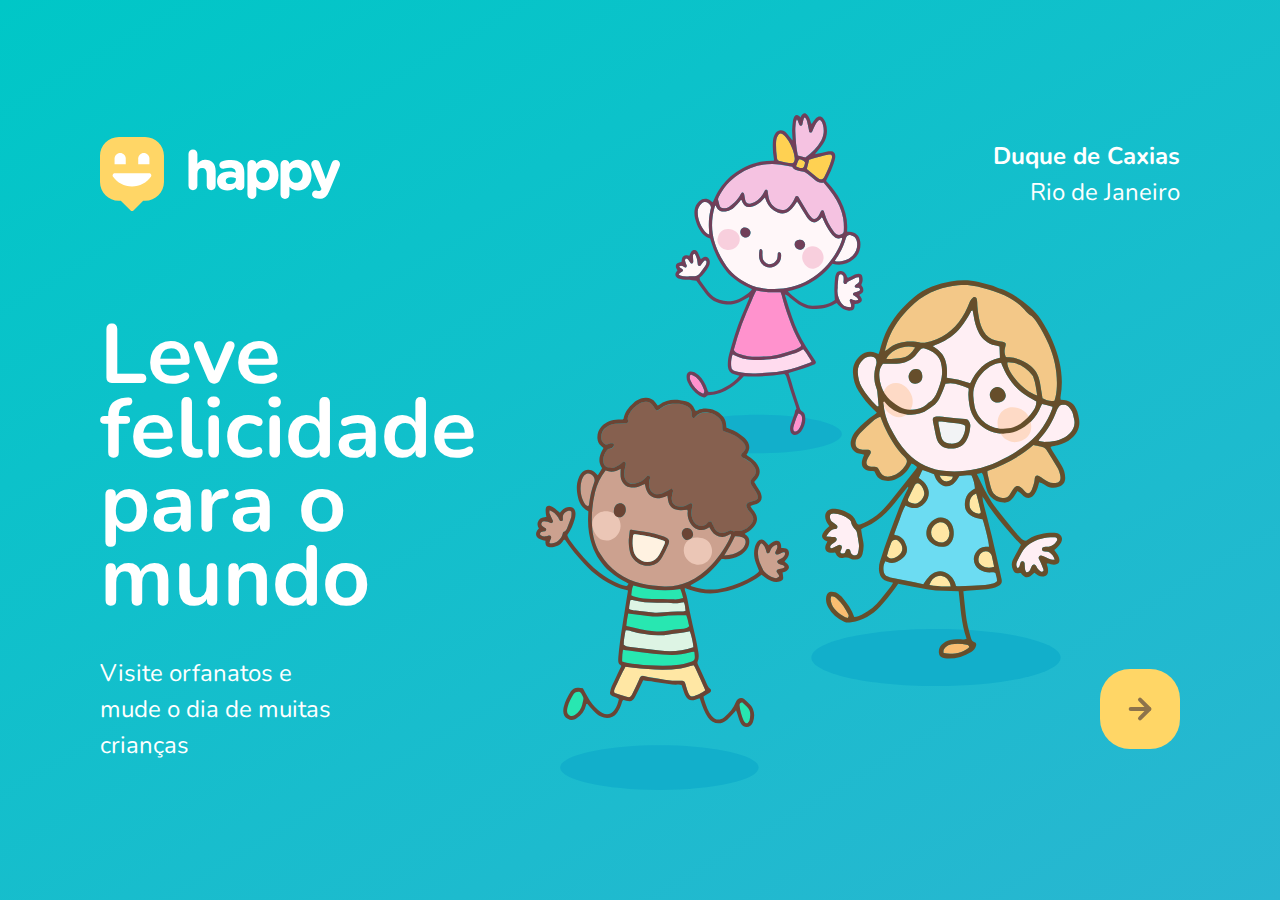
<file: index.html>
<!-- 
    HTML
        Hypertext
        Markup
        Language

-->
<!DOCTYPE html>
<html lang="pt_BR">
  <head>
    <meta charset="UTF-8" />
    <meta name="viewport" content="width=device-width, initial-scale=1.0" />
    <title>Happy</title>
    <link rel="icon" href="./Img/logo-icon.png" />
    <link rel="stylesheet" href="./css/style.css" />
    <link rel="stylesheet" href="./css/animations.css" />
    <link rel="stylesheet" href="./css/page-landing.css" />
    <link href="https://fonts.googleapis.com/css2?family=Nunito:wght@400;600;800&display=swap" rel="stylesheet">


  </head>
  <body id="body">
    <div id="page-landing">
      <div id="container">
        <header>
          <img class="animate-up" id="logo" src="./Img/logo.svg" alt="Logomarca de Happy" />

          <div class="location animate-up">
            <strong>Duque de Caxias</strong>
            <p>Rio de Janeiro</p>
          </div>
        </header>

        <main>
          <h1>Leve felicidade para o mundo</h1>
          <section class="visit">
            <p class="animate-up">Visite orfanatos e mude o dia de muitas crianças</p>

            <a href="#" title="Visite orfanatos" class="animate-up">
              <img src="./Img/arrow.svg" alt="Ir para o mapa" />
            </a>
          </section>
        </main>
      </div>
    </div>
  </body>
</html>
</file>
<file: css/style.css>
/* rule css*/
* {

    margin: 0;
    padding: 0;
    box-sizing: border-box;
}

body {

    height: 100vh;
    color: white;
}

:root {

    font-size: 62.5%;

}

body, input, button, textarea {

    font: 400 18px/1 'Nunito', sans-serif;
    
}
</file>
<file: css/animations.css>
/*animações*/

@keyframes up {

    from {

        opacity: 0;
        transform: translateY(16px);

    }

    to {

        opacity: 1;
        transform: translateY(0);

    }
}

@keyframes right {

    from {
        transform: translateX(-100%);
    }

    to {
        transform: translateX(0);
    }
}

@keyframes appear {

    from {
            opacity: 0;

    }

    to {
            opacity: 1;
    }

}

.animate-up {

    animation-name: up;
    animation-duration: 300ms;
    animation-fill-mode: backwards;
    
}

.animate-right {

    animation-name: right;
    animation-duration: 300ms;
    
}

animate-appear {

     animation-name: appear;
     animation-duration: 300ms;
     animation-fill-mode: backwards;
}
</file>
<file: css/page-landing.css>
#page-landing {


    background: linear-gradient(329.54deg, #29b6d1 0%, #00c7c7 100%);
    text-align: center;
    min-height: 100vh;
    display: flex;
    

}

#container {

    margin: auto;

    width: min(90%, 112rem);
     
}

.location, h1, .visit p {

    height: 16vh;

}

#logo {

    animation-delay: 50ms;
}

.location {

    animation-delay: 100ms;
}

main h1 {

    font-size: clamp(4rem, 8vw, 8.4rem);
    animation-delay: 150ms;
}

.visit p {

    animation-delay: 200ms;
}

.visit a {

    width: 8rem;
    height: 8rem;
    background: #ffd666;

    border: none;
    border-radius: 3rem;

    display: flex;
    align-items: center;
    justify-content: center;

    margin: auto;

    transition: background 0.2s;

    animation-delay: 200ms;
}

.visit a:hover {

    background: #96feff;
}


/* desktop version */

@media (min-width: 760px) {

    #container {

        padding: 5rem 2rem;
        /* shorthand background: image repeat position / size*/
        background: url("../Img/bg.svg") no-repeat 80% / clamp(30rem, 54vw, 56rem); 

        

    }

    header {

        display: flex;
        align-items: center;
        justify-content: space-between;
    }

    .location, h1, .visit p {

        height: initial;
        text-align: initial;
        
    }

    .location {

        text-align: right;
        font-size: 2.4rem;
        line-height: 1.5;
    }

    main h1 {

        font-weight: bold;
        line-height: .88;

        margin: clamp(10%, 9vh, 12%) 0  4rem;

        width: min(300px, 80%);
    }

.visit {

    display: flex;
    align-items: center;
    justify-content: space-between;
}

.visit p {

    font-size: 2.4rem;
    line-height: 1.5;
    width: clamp(20rem, 20vw, 30rem);
}

.visit a {

    margin: initial;

}
}
</file>
